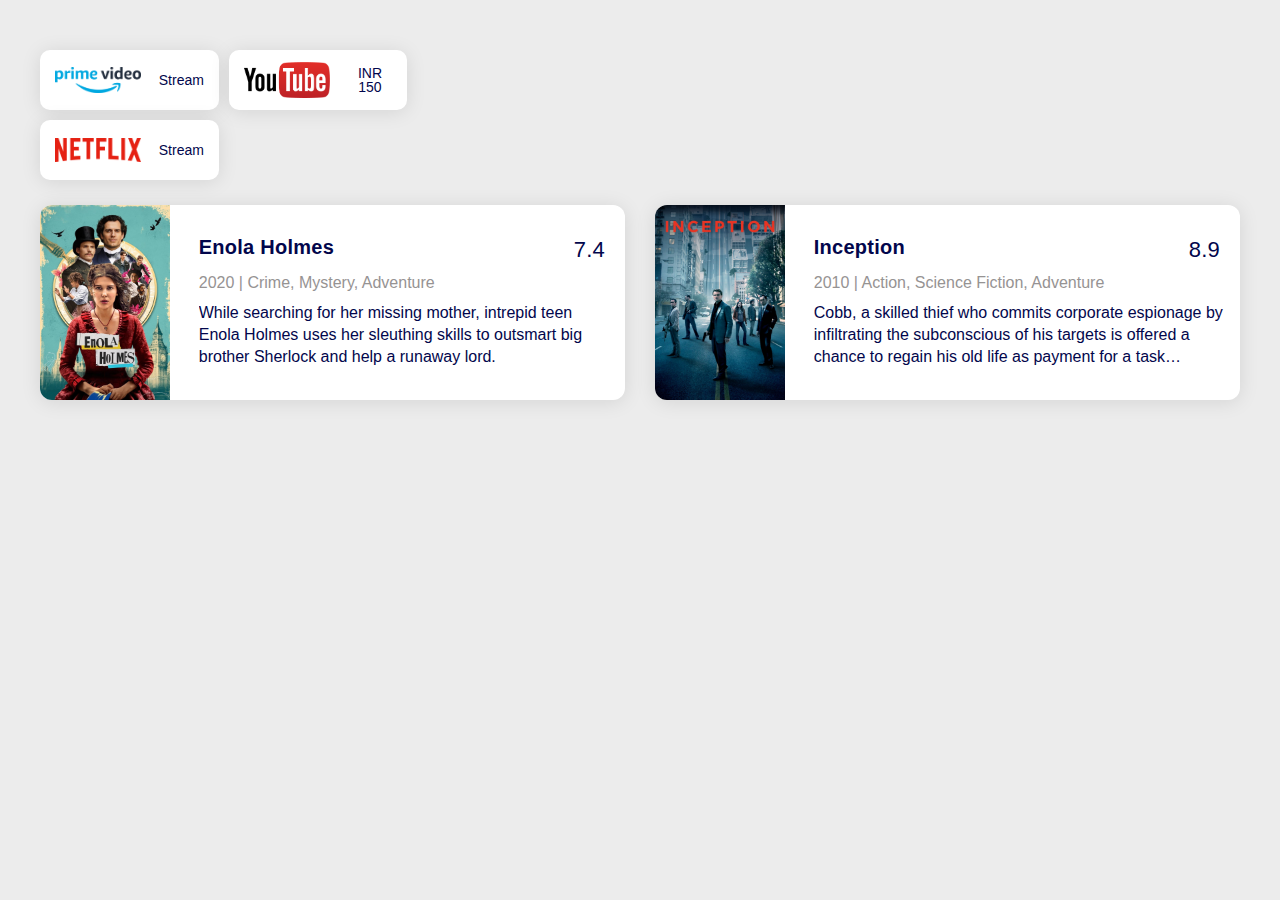
<file: Friendspire-cards/index.html>
<!DOCTYPE html>
<html lang="en">
<head>
  <meta charset="UTF-8">
  <meta name="viewport" content="width=device-width, initial-scale=1.0">
  <meta http-equiv="X-UA-Compatible" content="ie=edge">
  <title>Card 6</title>
  <style>
  * {
	  margin: 0;
	  padding: 0;
	  box-sizing: border-box;
	  font-family: sans-serif;
  }
  body {
	background-color: rgb(236, 236, 236);
	max-width: 1200px;
    margin: 50px auto;
  }
  .row {
	display: flex;
    flex-wrap: wrap;
    margin-right: -15px;
    margin-left: -15px;
  }
  [class*="col-"] {
	position: relative;
    width: 100%;
    padding-right: 15px;
    padding-left: 15px;
  }
  .col-md-4 {
	flex: 0 0 33.333333%;
    max-width: 33.333333%;
  }
  .col-lg-3 {
    flex: 0 0 25%;
    max-width: 25%;
  }
  .col-lg-6 {
    flex: 0 0 50%;
    max-width: 50%;
  }
  .col-lg-9 {
    flex: 0 0 75%;
    max-width: 75%;
  }

  .streaming-card-container {
	float: left;
    margin-bottom: 15px;
    width: 100%;
  }
  .streaming-outer {
	width: 47%;
	float: left;
	background-color: #fff;
	border-radius: 10px;
	box-shadow: 0 2px 20px 0 rgb(0 0 0 / 10%);
	text-align: center;
	height: 60px;
	margin: 0 10px 10px 0;
	transition: .3s;
  }
  .streaming-outer:hover {
    box-shadow: 0 2px 20px 0 #829fea;
 }
  .streaming-outer .streaming-icon {
    float: left;
    width: 65%;
    padding: 10px 15px;
    height: 100%;
    min-width: 100px;
  }
  .streaming-outer .streaming-icon img, .item-outer img {
    width: 100%;
    height: 100%;
    object-fit: contain;
  }
  .streaming-outer .streaming-price {
    min-width: 55px;
    float: right;
    width: 35%;
    display: flex;
    align-items: center;
    height: 100%;
    flex-direction: column;
    justify-content: center;
    padding-right: 12px;
  }
  .streaming-outer .streaming-price p {
    margin-bottom: 0;
    font-size: 14px;
    color: #02064c;
    line-height: 14px;
  }
  
  .item-outer {
    width: 100%;
    background: #fff;
    border-radius: 12px;
    box-shadow: 0 2px 20px 0 rgb(0 0 0 / 10%);
    overflow: hidden;
    margin-bottom: 30px;
    transition: .3s;
  }
  .item-outer:hover {
    box-shadow: 0 2px 9px 0 #829fea;
    transition: .3s;
  }
  .item-outer .list-img {
    position: relative;
    height: 195px;
    width: 130px;
  }
  .item-outer .info-inner {
    padding: 10px 10px 10px 5px;
    float: left;
    width: 100%;
    justify-content: center;
    align-items: center;
    height: 100%;
    display: flex;
    flex-direction: column;
  }
  .info-inner-content {
	display: flex;
	justify-content: space-between;
	color: #02064c;
	width: 100%;
  }
  .info-movie-name {
	text-overflow: ellipsis;
	font-weight: bolder;
	font-size: 20px;
    line-height: 23px;
	letter-spacing: .25px;
  }
  .info-movie-rating {
	font-size: 22px;
    vertical-align: middle;
	line-height: 1.25;
    letter-spacing: .25px;
	padding-right: 10px;
  }
  .info-year-genre {
	color: #969393;
    font-size: 16px;
    margin: 10px 0px;
  }
  .info-summary {
	overflow: hidden;
    -webkit-box-orient: vertical;
    -webkit-line-clamp: 3;
    display: -webkit-box;
	text-overflow: ellipsis;
    font-size: 16px;
	line-height: 1.4;
  }
  </style>
</head>
<body>
	<div class="row">
	<div class="col-md-4">
		<div class="streaming-card-container">
			<div class="streaming-outer">
				<a href="https://www.friendspire.com/movies/5ef71e819fe79d252752c3eb" target="_blank">
					<div class="streaming-icon">
						<img alt="logo" src="prime-video.png">
					</div>
					<div class="streaming-price">
						<p>Stream</p>
						<p></p>
					</div>
				</a>
			</div>
			<div class="streaming-outer">
				<a href="https://www.friendspire.com/movies/5ef71e819fe79d252752c3eb" target="_blank">
					<div class="streaming-icon">
						<img alt="logo" src="youtube.png">
					</div>
					<div class="streaming-price">
						<p>INR</p>
						<p>150</p>
					</div>
				</a>
			</div>
			<div class="streaming-outer">
				<a href="https://www.friendspire.com/movies/5ef71e819fe79d252752c3eb" target="_blank">
					<div class="streaming-icon">
						<img alt="logo" src="netflix.png">
					</div>
					<div class="streaming-price">
						<p>Stream</p>
						<p></p>
					</div>
				</a>
			</div>
		</div>
	</div>
	</div>
	
	<div class="row">
		<div class="col-md-12 col-lg-6">
			<div class="item-outer">
				<a href="https://www.friendspire.com/movies/5f477f9eb13d641a40f48587">
					<div class="row">
						<div class="col-md-2 col-lg-3 col-3">
							<div class="list-img">
								<img alt="image" class="img img-fluid" src="enola-holmes.jpg">
							</div>
						</div>
						<div class="col-md-10 col-lg-9 col-9">
							<div class="info-inner">
								<div class="info-inner-content">
									<div class="info-movie-name">
										Enola Holmes
									</div>
									<div class="info-movie-rating">
										7.4
									</div>
								</div>
								<div class="info-inner-content">
									<p class="info-year-genre">
										2020 | Crime, Mystery, Adventure
									</p>
								</div>
								<div class="info-inner-content">
									<p class="info-summary">
										 While searching for her missing mother, intrepid teen Enola Holmes uses her sleuthing skills to outsmart big brother Sherlock and help a runaway lord.
									</p>
								</div>
							</div>
						</div>
					</div>
				</a>
			</div>
		</div>
		<div class="col-md-12 col-lg-6">
			<div class="item-outer">
				<a href="https://www.friendspire.com/movies/5b920e15c1c0192b8d3e22db">
					<div class="row">
						<div class="col-md-2 col-lg-3 col-3">
							<div class="list-img">
								<img alt="image" class="img img-fluid" src="inception.jpg">
							</div>
						</div>
						<div class="col-md-10 col-lg-9 col-9">
							<div class="info-inner">
								<div class="info-inner-content">
									<div class="info-movie-name">
										Inception
									</div>
									<div class="info-movie-rating">
										8.9
									</div>
								</div>
								<div class="info-inner-content">
									<p class="info-year-genre">
										2010 | Action, Science Fiction, Adventure
									</p>
								</div>
								<div class="info-inner-content">
									<p class="info-summary">
										  Cobb, a skilled thief who commits corporate espionage by infiltrating the subconscious of his targets is offered a chance to regain his old life as payment for a task considered to be impossible: "inception", the implantation of another person's idea into a target's subconscious.
									</p>
								</div>
							</div>
						</div>
					</div>
				</a>
			</div>
		</div>
	</div>
</body>
</html>
</file>
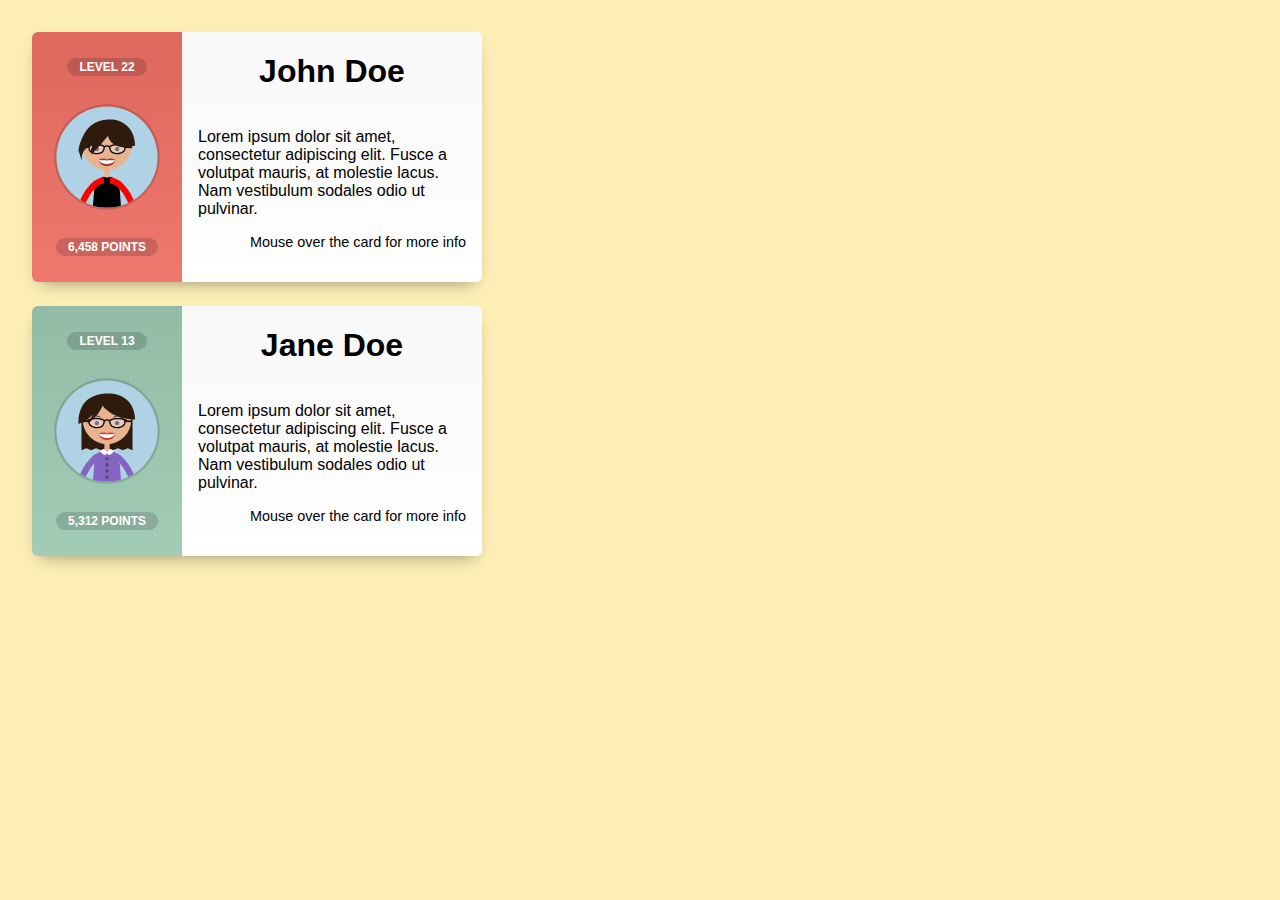
<file: card1.html>
<!DOCTYPE html>
<html lang="en">
<head>
  <meta charset="UTF-8">
  <meta name="viewport" content="width=device-width, initial-scale=1.0">
  <meta http-equiv="X-UA-Compatible" content="ie=edge">
  <title>Card 1</title>
  <style>
	html, body {
	  background: #FCEEB5;
	  font-family: Abel, Arial, Verdana, sans-serif;
	}
	.center {
	  position: absolute;
	  /*top: 50%;
	  left: 50%;
	  -webkit-transform: translate(-50%, -50%);*/
	}
	.card {
	  position: relative;
	  width: 450px;
	  height: 250px;
	  background-color: #fff;
	  background: linear-gradient(#f8f8f8, #fff);
	  box-shadow: 0 8px 16px -8px rgba(0,0,0,0.4);
	  border-radius: 6px;
	  overflow: hidden;
	  margin: 1.5rem;
	}
	.card.green .additional {
	  background: linear-gradient(#92bCa6, #A2CCB6);
	}
	.card .additional {
	  background: linear-gradient(#dE685E, #EE786E);
	  float: left;
	  position: absolute;
	  display: flex;
	  width: 150px;
	  height: 100%;
	  transition: width 0.5s;
	  z-index: 2;
	  overflow: hidden;
	}
	.card:hover .additional {
	  width: 100%;
	}
	.card .general {
	  float: right;
	  position: absolute;
	  display: flex;
	  flex-direction: column;
	  width: 300px;
	  height: 100%;
	  margin-left: 150px;
	  padding: 1em;
	  padding-top: 0;
	  box-sizing: border-box;
	  z-index: 1;
	}
	.card .general h1 {
	  text-align: center;
	}
	.card .general .more {
	  font-size: 0.9em;
	  text-align: right;
	}
	.user-card {
	  display: flex;
	  flex-direction: column;
	  justify-content: space-evenly;
	  align-items: center;
	  width: 150px;
	  height: 100%;
	  flex: 0 0 150px;
	}
	.user-card .level {
	  color: #fff;
	  text-transform: uppercase;
	  font-size: 0.75em;
	  font-weight: bold;
	  background: rgba(0,0,0,0.15);
	  padding: 0.125rem 0.75rem;
	  border-radius: 100px;
	  white-space: nowrap;
	}
	.more-info {
	  width: 300px;
	  height: 100%;
	  flex: 0 0 300px;
	  color: #fff;
	  padding: 1em;
	  padding-top: 0;
	  box-sizing: border-box;
	  display: flex;
	  flex-direction: column;
	  position: relative;
	}
	.more-info h1 {
	  text-align: center;
	}
	.more-info .coords {
	  display: flex;
	  justify-content: space-between;
	}
	.more-info .stats {
	  display: flex;
	  justify-content: space-around;
	  position: absolute;
	  bottom: 5%;
	  left: 0;
	  padding: 0 1em;
	  width: 300px;
	  box-sizing: border-box;
	}
	.title {
	  font-size: 0.75rem;
	  font-weight: bold;
	  text-transform: uppercase;
	}
	.value {
	  font-size: 1.5rem;
	  font-weight: bold;
	  line-height: 1.5rem;
	}
	.value.infinity {
	  font-size: 2.5rem;
	}
	.card:hover .general {
	  display: flex;
	}
	</style>
</head>
<body>
<div class="center">

  <div class="card">
    <div class="additional">
      <div class="user-card">
        <div class="level">
          Level 22
        </div>
        <svg width="110" height="110" viewBox="0 0 250 250" xmlns="http://www.w3.org/2000/svg" role="img" aria-labelledby="title desc" class="">
          <title id="title">Teacher</title>
          <desc id="desc">Cartoon of a Caucasian woman smiling, and wearing black glasses and a purple shirt with white collar drawn by Alvaro Montoro.</desc>
          <style>
            .skin { fill: #ffe4d3; }
            .eyes { fill: #1f1f1f; }
            .hair { fill: #ad5b22; }
            .line { fill: none; stroke: #2f1b0d; stroke-width:2px; }
          </style>
          <defs>
            <clipPath id="scene">
              <circle cx="125" cy="125" r="115"/>
            </clipPath>
            <clipPath id="lips">
              <path d="M 106,132 C 113,127 125,128 125,132 125,128 137,127 144,132 141,142  134,146  125,146  116,146 109,142 106,132 Z" />
            </clipPath>
          </defs>
          <circle cx="125" cy="125" r="120" fill="rgba(0,0,0,0.15)" />
          <g stroke="none" stroke-width="0" clip-path="url(#scene)">
            <rect x="0" y="0" width="250" height="250" fill="#b0d2e5" />
            <g id="head">
              <path fill="none" stroke="#111111" stroke-width="2" d="M 68,103 83,103.5" />
              <!-- <path class="hair" d="M 67,90 67,169 78,164 89,169 100,164 112,169 125,164 138,169 150,164 161,169 172,164 183,169 183,90 Z" /> -->
              <circle cx="125" cy="100" r="55" class="skin" />
              <ellipse cx="102" cy="107" rx="5" ry="5" class="eyes" id="eye-left" />
              <ellipse cx="148" cy="107" rx="5" ry="5" class="eyes" id="eye-right" />
              <rect x="119" y="140" width="12" height="40" class="skin" />
              <path class="line eyebrow" d="M 90,98 C 93,90 103,89 110,94" id="eyebrow-left" />
              <path class="line eyebrow" d="M 160,98 C 157,90 147,89 140,94" id="eyebrow-right"/>
              <path stroke="#111111" stroke-width="4" d="M 68,103 83,102.5" />
              <path stroke="#111111" stroke-width="4" d="M 182,103 167,102.5" />
              <path stroke="#050505" stroke-width="3" fill="none" d="M 119,102 C 123,99 127,99 131,102" />
              <path fill="#050505" d="M 92,97 C 85,97 79,98 80,101 81,104 84,104 85,102" />
              <path fill="#050505" d="M 158,97 C 165,97 171,98 170,101 169,104 166,104 165,102" />
              <path stroke="#050505" stroke-width="3" fill="rgba(240,240,255,0.4)" d="M 119,102 C 118,111 115,119 98,117 85,115 84,108 84,104 84,97 94,96 105,97 112,98 117,98 119,102 Z" />
              <path stroke="#050505" stroke-width="3" fill="rgba(240,240,255,0.4)" d="M 131,102 C 132,111 135,119 152,117 165,115 166,108 166,104 166,97 156,96 145,97 138,98 133,98 131,102 Z" />
              <path class="hair" d="M 60,109 C 75,39 118,40 136,40 139,40 187,43 189,99 135,118 115,67 135,67 135,67 118,90 90,119 86,111 91,101 92,97 85,99 65,108 68,135"></path>
              <path id="mouth" fill="#9b3f35" d="M 106,132 C 113,127 125,128 125,132 125,128 137,127 144,132 141,142  134,146  125,146  116,146 109,142 106,132 Z" /> 
              <path id="smile" fill="white" d="M125,141 C 140,141 143,132 143,132 143,132 125,133 125,133 125,133 106.5,132 106.5,132 106.5,132 110,141 125,141 Z" clip-path="url(#lips)" />
            </g>
            <g id="shirt">
              <path fill="#000" d="M 132,170 C 146,170 154,200 154,200 154,200 158,250 158,250 158,250 92,250 92,250 92,250 96,200 96,200 96,200 104,170 118,170 118,170 125,172 125,172 125,172 132,170 132,170 Z"/>
              <path id="arm-left" class="arm" stroke="red" fill="none" stroke-width="14" d="M 118,178 C 94,179 66,220 65,254" />
              <path id="arm-right" class="arm" stroke="red" fill="none" stroke-width="14" d="M 132,178 C 156,179 184,220 185,254" />
              <path stroke="#daa37f" stroke-width="1" class="skin hand" id="hand-left" d="M 51,270 C 46,263 60,243 63,246 65,247 66,248 61,255 72,243 76,238 79,240 82,243 72,254 69,257 72,254 82,241 86,244 89,247 75,261 73,263 77,258 84,251 86,253 89,256 70,287 59,278" /> 
              <path stroke="#daa37f" stroke-width="1" class="skin hand" id="hand-right" d="M 199,270 C 204,263 190,243 187,246 185,247 184,248 189,255 178,243 174,238 171,240 168,243 178,254 181,257 178,254 168,241 164,244 161,247 175,261 177,263 173,258 166,251 164,253 161,256 180,287 191,278"/> 
            </g>
          </g>
        </svg>
        <div class="level">
          6,458 Points
        </div>
      </div>
      <div class="more-info">
        <h1>John Doe</h1>
        <div class="coords">
          <span>Group Name</span>
          <span>Joined January 2019</span>
        </div>
        <div class="coords">
          <span>Position/Role</span>
          <span>City, Country</span>
        </div>
        <div class="stats">
          <div>
            <div class="title">Awards</div>
            <i class="fa fa-trophy"></i>
            <div class="value">8</div>
          </div>
          <div>
            <div class="title">Matches</div>
            <i class="fa fa-gamepad"></i>
            <div class="value">127</div>
          </div>
          <div>
            <div class="title">Pals</div>
            <i class="fa fa-group"></i>
            <div class="value">863</div>
          </div>
          <div>
            <div class="title">Coffee</div>
            <i class="fa fa-coffee"></i>
            <div class="value infinity">∞</div>
          </div>
        </div>
      </div>
    </div>
    <div class="general">
      <h1>John Doe</h1>
      <p>Lorem ipsum dolor sit amet, consectetur adipiscing elit. Fusce a volutpat mauris, at molestie lacus. Nam vestibulum sodales odio ut pulvinar.</p>
      <span class="more">Mouse over the card for more info</span>
    </div>
  </div>

  <div class="card green">
    <div class="additional">
      <div class="user-card">
        <div class="level">
          Level 13
        </div>
        <svg width="110" height="110" viewBox="0 0 250 250" xmlns="http://www.w3.org/2000/svg" role="img" aria-labelledby="title desc" class="">
          <title id="title">Teacher</title>
          <desc id="desc">Cartoon of a Caucasian woman smiling, and wearing black glasses and a purple shirt with white collar drawn by Alvaro Montoro.</desc>
          <style>
            .skin { fill: #eab38f; }
            .eyes { fill: #1f1f1f; }
            .hair { fill: #2f1b0d; }
            .line { fill: none; stroke: #2f1b0d; stroke-width:2px; }
          </style>
          <defs>
            <clipPath id="scene">
              <circle cx="125" cy="125" r="115"/>
            </clipPath>
            <clipPath id="lips">
              <path d="M 106,132 C 113,127 125,128 125,132 125,128 137,127 144,132 141,142  134,146  125,146  116,146 109,142 106,132 Z" />
            </clipPath>
          </defs>
          <circle cx="125" cy="125" r="120" fill="rgba(0,0,0,0.15)" />
          <g stroke="none" stroke-width="0" clip-path="url(#scene)">
            <rect x="0" y="0" width="250" height="250" fill="#b0d2e5" />
            <g id="head">
              <path fill="none" stroke="#111111" stroke-width="2" d="M 68,103 83,103.5" />
              <path class="hair" d="M 67,90 67,169 78,164 89,169 100,164 112,169 125,164 138,169 150,164 161,169 172,164 183,169 183,90 Z" />
              <circle cx="125" cy="100" r="55" class="skin" />
              <ellipse cx="102" cy="107" rx="5" ry="5" class="eyes" id="eye-left" />
              <ellipse cx="148" cy="107" rx="5" ry="5" class="eyes" id="eye-right" />
              <rect x="119" y="140" width="12" height="40" class="skin" />
              <path class="line eyebrow" d="M 90,98 C 93,90 103,89 110,94" id="eyebrow-left" />
              <path class="line eyebrow" d="M 160,98 C 157,90 147,89 140,94" id="eyebrow-right"/>
              <path stroke="#111111" stroke-width="4" d="M 68,103 83,102.5" />
              <path stroke="#111111" stroke-width="4" d="M 182,103 167,102.5" />
              <path stroke="#050505" stroke-width="3" fill="none" d="M 119,102 C 123,99 127,99 131,102" />
              <path fill="#050505" d="M 92,97 C 85,97 79,98 80,101 81,104 84,104 85,102" />
              <path fill="#050505" d="M 158,97 C 165,97 171,98 170,101 169,104 166,104 165,102" />
              <path stroke="#050505" stroke-width="3" fill="rgba(240,240,255,0.4)" d="M 119,102 C 118,111 115,119 98,117 85,115 84,108 84,104 84,97 94,96 105,97 112,98 117,98 119,102 Z" />
              <path stroke="#050505" stroke-width="3" fill="rgba(240,240,255,0.4)" d="M 131,102 C 132,111 135,119 152,117 165,115 166,108 166,104 166,97 156,96 145,97 138,98 133,98 131,102 Z" />
              <path class="hair" d="M 60,109 C 59,39 118,40 129,40 139,40 187,43 189,99 135,98 115,67 115,67 115,67 108,90 80,109 86,101 91,92 92,87 85,99 65,108 60,109" />
              <path id="mouth" fill="#d73e3e" d="M 106,132 C 113,127 125,128 125,132 125,128 137,127 144,132 141,142  134,146  125,146  116,146 109,142 106,132 Z" /> 
              <path id="smile" fill="white" d="M125,141 C 140,141 143,132 143,132 143,132 125,133 125,133 125,133 106.5,132 106.5,132 106.5,132 110,141 125,141 Z" clip-path="url(#lips)" />
            </g>
            <g id="shirt">
              <path fill="#8665c2" d="M 132,170 C 146,170 154,200 154,200 154,200 158,250 158,250 158,250 92,250 92,250 92,250 96,200 96,200 96,200 104,170 118,170 118,170 125,172 125,172 125,172 132,170 132,170 Z"/>
              <path id="arm-left" class="arm" stroke="#8665c2" fill="none" stroke-width="14" d="M 118,178 C 94,179 66,220 65,254" />
              <path id="arm-right" class="arm" stroke="#8665c2" fill="none" stroke-width="14" d="M 132,178 C 156,179 184,220 185,254" />
              <path fill="white" d="M 117,166 C 117,166 125,172 125,172 125,182 115,182 109,170 Z" />
              <path fill="white" d="M 133,166 C 133,166 125,172 125,172 125,182 135,182 141,170 Z" />
              <circle cx="125" cy="188" r="4" fill="#5a487b" />
              <circle cx="125" cy="202" r="4" fill="#5a487b" />
              <circle cx="125" cy="216" r="4" fill="#5a487b" />
              <circle cx="125" cy="230" r="4" fill="#5a487b" />
              <circle cx="125" cy="244" r="4" fill="#5a487b" />
              <path stroke="#daa37f" stroke-width="1" class="skin hand" id="hand-left" d="M 51,270 C 46,263 60,243 63,246 65,247 66,248 61,255 72,243 76,238 79,240 82,243 72,254 69,257 72,254 82,241 86,244 89,247 75,261 73,263 77,258 84,251 86,253 89,256 70,287 59,278" /> 
              <path stroke="#daa37f" stroke-width="1" class="skin hand" id="hand-right" d="M 199,270 C 204,263 190,243 187,246 185,247 184,248 189,255 178,243 174,238 171,240 168,243 178,254 181,257 178,254 168,241 164,244 161,247 175,261 177,263 173,258 166,251 164,253 161,256 180,287 191,278"/> 
            </g>
          </g>
        </svg>
        <div class="level">
          5,312 Points
        </div>
	  </div>
      <div class="more-info">
        <h1>Jane Doe</h1>
        <div class="coords">
          <span>Group Name</span>
          <span>Joined January 2019</span>
        </div>
        <div class="coords">
          <span>Position/Role</span>
          <span>City, Country</span>
        </div>
        <div class="stats">
          <div>
            <div class="title">Awards</div>
            <i class="fa fa-trophy"></i>
            <div class="value">2</div>
          </div>
          <div>
            <div class="title">Matches</div>
            <i class="fa fa-gamepad"></i>
            <div class="value">27</div>
          </div>
          <div>
            <div class="title">Pals</div>
            <i class="fa fa-group"></i>
            <div class="value">123</div>
          </div>
          <div>
            <div class="title">Coffee</div>
            <i class="fa fa-coffee"></i>
            <div class="value infinity">∞</div>
          </div>
        </div>
      </div>
    </div>
    <div class="general">
      <h1>Jane Doe</h1>
      <p>Lorem ipsum dolor sit amet, consectetur adipiscing elit. Fusce a volutpat mauris, at molestie lacus. Nam vestibulum sodales odio ut pulvinar.</p>
      <span class="more">Mouse over the card for more info</span>
    </div>
  </div>

</div>
</body>
</html>
</file>
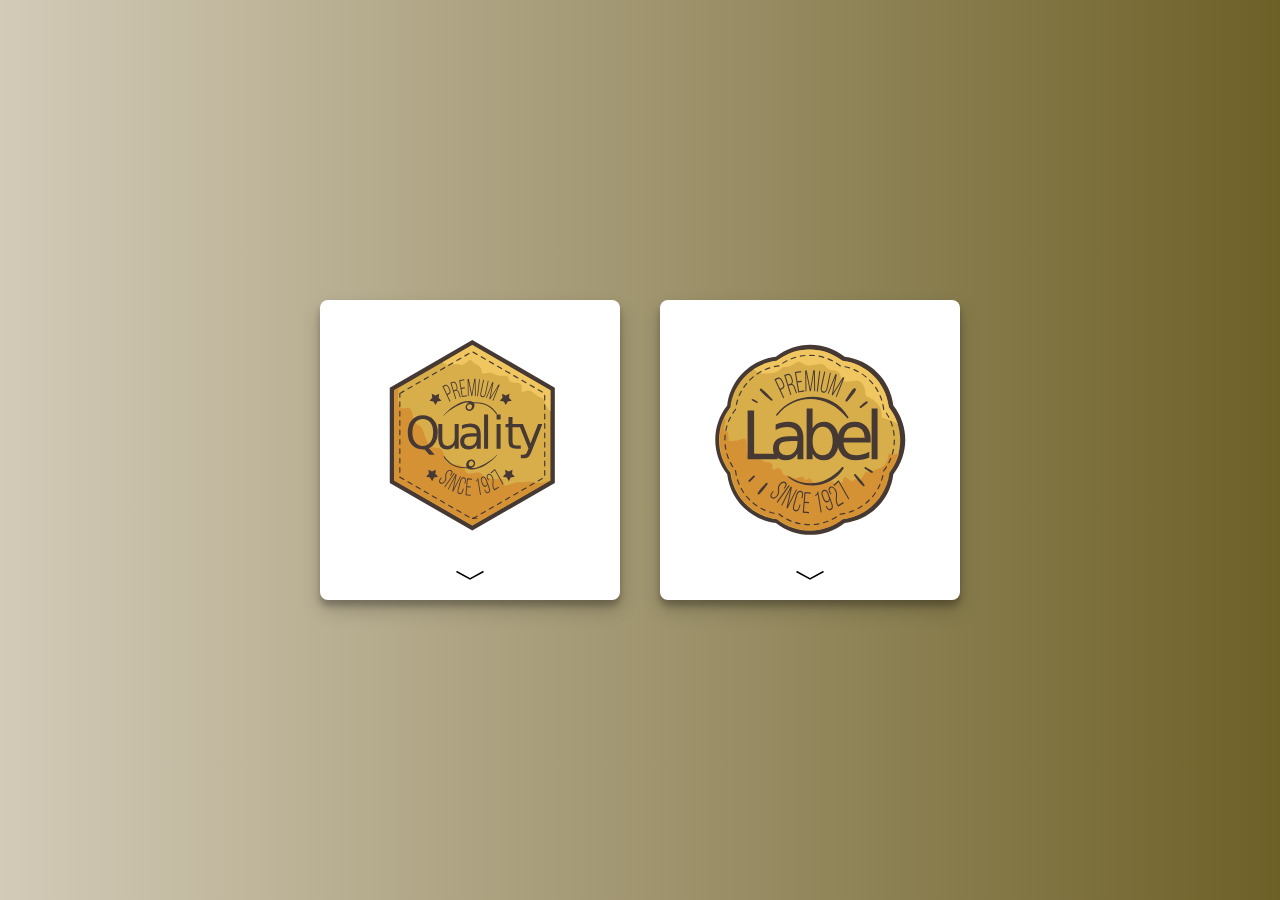
<file: card3.html>
<!DOCTYPE html>
<html lang="en">
<head>
  <meta charset="UTF-8">
  <meta name="viewport" content="width=device-width, initial-scale=1.0">
  <meta http-equiv="X-UA-Compatible" content="ie=edge">
  <title>Card 3</title>
  <style>
  body {
  align-items: center;
  display: flex;
  height: 100vh;
  justify-content: center;
  font-family: sans-serif;
  margin: 0;
  background: #6D6027;
  background: -webkit-linear-gradient(left, #D3CBB8, #6D6027);
  background: -o-linear-gradient(left, #D3CBB8, #6D6027);
  background: linear-gradient(to right, #D3CBB8, #6D6027);
}
.card {
  background: white;
  border-radius: 8px;
  box-shadow: 0 10px 20px rgba(0,0,0,0.19), 0 6px 6px rgba(0,0,0,0.23);
  cursor: pointer;
  height: 300px;
  margin: 20px;
  padding: 0 20px;
  position: relative;
  -webkit-tap-highlight-color: rgba(0,0,0,0.025);
  text-align: center;
  transition: height 1000ms;
  width: 260px;
}
.card.expanded {
  height: 400px;
}
.text1 {
  clip-path: polygon(0% 100%, 0 -90%, 50% -5%, 100% -90%, 100% 100%);
  transition: clip-path 2000ms;
}
.card.expanded .text1 {
  clip-path: polygon(0% 100%, 0 -100%, 50% -15%, 100% -100%, 100% 100%);
}
.text2 {
  clip-path: polygon(0% 100%,0% -80%,15% -70%,17.23% -53.59%,23% -40%,27.23% -28.94%,35% -20%,41.09% -13.59%,50% -10%,58.91% -13.23%,65% -20%,72.77% -28.23%,77% -40%,82.77% -54.65%,85% -70%,100% -80%,100% 100%);
  transition: clip-path 2000ms;
}
.card.expanded .text2 {
  clip-path: polygon(0% 100%,0% -90%,15% -80%,17.23% -63.59%,23% -50%,27.23% -38.94%,35% -30%,41.09% -23.59%,50% -20%,58.91% -23.23%,65% -30%,72.77% -38.23%,77% -50%,82.77% -64.65%,85% -80%,100% -90%,100% 100%);
}
.text-content {
  transform: translateY(-150px);
  transition: transform 2000ms;
}
.card.expanded .text-content {
  transform: translateY(-15px);
}
.chevron {
  position: absolute;
  bottom: 20px;
  left: calc(50% - 15px);
  transform: rotate(180deg);
  transition: transform 1000ms;
}
.card.expanded .chevron {
  transform: rotate(00deg);
}
.label {
  margin-top: 30px;
  transform: translateY(10px);
  transition: transform 1000ms;
}
.card.expanded .label {
  transform: translateY(0px);
}
  </style>
</head>
<body>
  <div class="card" onclick="this.classList.toggle('expanded')">
	<svg class="label" xmlns="http://www.w3.org/2000/svg" viewBox="0 0 100 100" height="200" width="200"><path d="M9.875 23.825L51.14 0l41.267 23.825v47.65L51.14 95.3 9.876 71.475v-47.65" fill="#463833"/><path d="M12.067 25.09L51.14 2.533l39.075 22.56v45.117L51.14 92.767l-39.073-22.56V25.092" fill="#d8ae4b"/><path d="M90.215 70.21v-.385c-.567.33-1.165.608-1.8.817-1.417.572-2.888.834-4.412.786-1.164-.188-2.327-.383-3.488-.586-1.703-.132-3.397.283-5.104.27-.484 0-.98-.047-1.464-.042-2.222.026-4.086 1.743-6.32 1.62-1.067-.06-.878-.708-1.037-1.635-.14-.81-.15-1.728-1.11-1.846-.604.1-1.207.202-1.81.31-1.058.138-1.972.117-2.99-.155-.522-.14-1.064-.365-1.607-.406-.303.008-.603.028-.903.06-.995-.202-1.576-1.353-2.277-1.99-1.42-1.288-2.833-.705-4.542-.416-1.03.175-2.25.664-3.07-.228-1.108-1.208-.726-2.866-2.477-3.556-.848-.335-1.897-.503-2.8-.576-1.415-.116-3.192-.087-4.35-1.065-.512-.435-.793-1.005-.845-1.71-.42-1.423-.965-2.793-1.637-4.114-1.408-2.105-3.755-.843-5.66-2.055-1.545-.982-2.275-3.353-2.903-4.93-.632-1.583-1.026-3.666-2.212-4.97-.425-.502-.948-.845-1.57-1.03-1.044-.593-1.635-1.945-2.046-3.025-.532-1.39-.56-4.61-2.203-5.24-1.324-.51-3.134.655-4.426-.258-1.46-1.033-1.137-5.008-1.116-6.35.018-1.182.098-2.464.28-3.713l-2.247 1.297v45.12L51.14 92.767l39.075-22.56" fill="#d49235"/><path d="M36.298 11.102c.048.043.098.08.146.128 1.453 1.418 2.48 1.178 4.457.987.837-.087 1.676-.116 2.516-.088.772 0 1.013.12 1.592.255 1.095.253 2.128-.235 3.012-.905.532-.555 1.13-1.03 1.79-1.42.783-.234.825.122 1.248.62.716.843 1.063 1.126 2.108 1.51 1.414.517 2.293 1.32 2.573 2.792.08.437.063 1.373.433 1.702.49.118.984.112 1.48-.02 1.025-.133 2.115-.452 3.152-.204 1.014.24 1.84.933 2.852 1.19 1.192.3 2.315.26 3.533.278.543-.03 1.065.058 1.568.258.654.428.58 1.5.94 2.11.526.887 1.453 1 2.44 1.03 1.33.042 2.688-.303 3.425 1.18.536 1.078.044 2.27.272 3.384 1.27.39 2.694-.897 4.037-.516 1.58.45 2.835 2.128 4.247 2.904.65.357 1.312.397 1.958.88.687.517.84.874 1.132 1.665.524 1.416 1.23 3 2.294 4.102.23.237.468.46.71.677v-10.51L51.142 2.53 36.3 11.102" fill="#efc65f"/><path d="M14.92 26.738L51.14 5.825l36.222 20.913v41.825l-36.22 20.912L14.92 68.563z" fill="none" stroke="#463833" stroke-width=".588" stroke-linecap="round" stroke-linejoin="round" stroke-miterlimit="10" stroke-dasharray="2.35002902, 2.35002902"/><g fill="#463833"><g><path d="M26.392 39.442q-2.39 0-3.803 1.813-1.402 1.813-1.402 4.94 0 3.118 1.4 4.93 1.414 1.813 3.804 1.813 2.39 0 3.78-1.812 1.403-1.813 1.403-4.93 0-3.128-1.402-4.94-1.39-1.814-3.78-1.814zm3.075 14.69l2.89 3.217h-2.65l-2.402-2.643-.554.033q-.184.01-.358.01-3.423 0-5.476-2.32-2.043-2.332-2.043-6.234 0-3.913 2.043-6.234 2.053-2.333 5.476-2.333 3.412 0 5.454 2.332 2.043 2.32 2.043 6.234 0 2.874-1.142 4.92-1.13 2.043-3.28 3.016zM34.156 49.545V42.05h2v7.418q0 1.757.673 2.64.673.875 2.02.875 1.62 0 2.553-1.05.946-1.05.946-2.863v-7.02h1.998v12.38h-2v-1.9q-.727 1.127-1.694 1.68-.956.54-2.228.54-2.097 0-3.183-1.325-1.087-1.327-1.087-3.88zM51.375 48.207q-2.423 0-3.358.564-.934.565-.934 1.924 0 1.084.695 1.725.707.63 1.913.63 1.663 0 2.663-1.195 1.01-1.205 1.01-3.194v-.453zm3.987-.84v7.064h-2v-1.88q-.683 1.13-1.705 1.67-1.02.53-2.5.53-1.868 0-2.976-1.06-1.096-1.072-1.096-2.863 0-2.09 1.37-3.15 1.38-1.06 4.106-1.06h2.803v-.2q0-1.404-.913-2.167-.9-.773-2.542-.773-1.043 0-2.032.254-.99.255-1.9.764v-1.88q1.096-.43 2.128-.64 1.032-.222 2.01-.222 2.64 0 3.944 1.393 1.304 1.393 1.304 4.222zM57.037 37.232h2v17.2h-2zM63.29 42.05h2v12.38h-2zm0-4.818h2v2.575h-2zM71.253 38.536v3.515h4.118v1.58h-4.117v6.722q0 1.514.402 1.945.413.43 1.663.43h2.053v1.704H73.32q-2.314 0-3.195-.873-.88-.884-.88-3.205v-6.72h-1.466v-1.58h1.466v-3.516z"/><path d="M80.837 55.58q-.848 2.21-1.652 2.885-.804.674-2.15.674h-1.598v-1.703h1.173q.826 0 1.282-.398.457-.4 1.01-1.88l.36-.928-4.923-12.18h2.118l3.803 9.682 3.804-9.683h2.12z"/></g><path d="M36.213 23.067l3.632 7.746.386-.18-1.493-3.188.73-.343c.933-.437 1.076-1.246.5-2.475l-.394-.84c-.53-1.13-1.235-1.717-2.142-1.29zm2.306 3.913l-1.703-3.63.832-.39c.654-.307 1.127.133 1.52.974l.427.908c.44.94.333 1.476-.347 1.795z" /><path d="M40.19 21.32l2.528 8.173.408-.127-1.13-3.654.646-.2c.71-.22 1.255-.056 1.59 1.03l.398 1.284c.138.444.255.728.437.94l.425-.132c-.216-.227-.35-.595-.454-.934l-.394-1.272c-.274-.888-.715-1.404-1.41-1.393.553-.376.666-1.013.37-1.97l-.22-.713c-.358-1.156-.952-1.727-1.9-1.433zm1.653 3.9l-1.094-3.537.877-.27c.673-.21 1.093.237 1.364 1.112l.24.77c.34 1.098-.004 1.5-.73 1.723z" /><path d="M45.638 23.93l-.56-3.4 2.105-.347-.084-.507-2.528.417 1.393 8.44 2.526-.415-.082-.507-2.106.35-.58-3.523 1.748-.288-.084-.508z" /><path d="M52.362 20.38l.123 7.6.408-.006-.138-8.554-.613.01-1.23 7.586-1.488-7.542-.612.01.14 8.554.38-.006-.124-7.576 1.496 7.542.427-.007z" /><path d="M54.533 19.624l-.986 8.5.424.048.987-8.498z" /><path d="M57.022 19.967l-.417-.09-1.37 6.318c-.26 1.195-.07 2.2.9 2.41.97.21 1.552-.627 1.81-1.822l1.37-6.318-.39-.085-1.374 6.343c-.194.896-.598 1.533-1.296 1.382-.698-.152-.802-.9-.607-1.795z" /><path d="M64.108 23.163l-2.81 7.064.38.15 3.162-7.95-.57-.225-4.055 6.53 1.53-7.535-.57-.227-3.162 7.95.353.14 2.802-7.04-1.52 7.537.395.158z" /><path d="M40.85 65.204c-.71-.64-1.587-.323-2.46.618-1.62 1.747.074 3.37-1.322 4.876-.624.672-1.27.972-1.794.486s-.272-1.152.352-1.824l.324-.35-.3-.277-.3.322c-.838.905-1.154 1.846-.427 2.52.728.676 1.643.29 2.482-.614 1.605-1.728-.09-3.352 1.323-4.875.615-.662 1.263-.978 1.78-.5.516.48.24 1.16-.374 1.822l-.15.16.3.28.124-.135c.84-.905 1.163-1.84.442-2.508z" /><path d="M42.085 66.332l-4.937 6.987.348.245 4.938-6.987z" /><path d="M42.788 67.964l-1.67 7.714.423.216 3.9-7.615-.346-.18-3.293 6.43 1.56-7.317-.496-.254-3.9 7.614.347.178z" /><path d="M47.02 68.676c-.956-.27-1.6.515-1.934 1.704l-1.182 4.213c-.334 1.188-.192 2.193.764 2.46.956.27 1.6-.515 1.934-1.703l.264-.942-.393-.11-.274.977c-.25.882-.693 1.47-1.38 1.276-.69-.192-.763-.924-.515-1.807l1.202-4.283c.248-.883.695-1.48 1.383-1.288.687.193.758.937.51 1.82l-.2.717.392.11.192-.683c.333-1.19.19-2.193-.765-2.46z" /><path d="M48.58 73.126l.3-3.434 2.126.186.044-.512-2.55-.222-.744 8.523 2.55.223.045-.512-2.124-.185.31-3.556 1.765.154.046-.51z" /><path d="M55.055 77.55l.42-.07-1.386-8.454-.33.054c-.063.654-.274 1.197-.896 1.36l.08.483c.42-.12.717-.44.88-.875z" /><path d="M56.237 68.352c-.934.337-1.033 1.347-.606 2.53l.354.978c.41 1.138 1.06 1.84 1.914 1.53.54-.194.8-.573.775-1.24l.714 1.977c.344.955.306 1.696-.375 1.942-.672.24-1.17-.293-1.486-1.167l-.045-.127-.383.14.037.102c.423 1.173 1.128 1.867 2.06 1.53.953-.343 1.034-1.347.603-2.543l-1.478-4.092c-.428-1.184-1.14-1.902-2.083-1.56zm.178.494c.672-.243 1.175.303 1.49 1.177l.353.977c.316.874.277 1.616-.395 1.858-.672.243-1.174-.304-1.49-1.177l-.352-.976c-.315-.874-.277-1.616.395-1.858z" /><path d="M58.905 67.104c-.86.516-.703 1.55-.067 2.607l.283.472.35-.21-.3-.503c-.473-.786-.63-1.55-.017-1.917.637-.382 1.21.086 1.72.934 1.21 2.01-.492 3.79 1.064 6.377l.214.356 2.355-1.415-.265-.44-1.988 1.196-.05-.083c-1.274-2.172.297-4.115-.975-6.23-.643-1.07-1.455-1.664-2.322-1.143z" /><path d="M66.402 72.346l.324-.292-4.044-7.202-.344-.38-2.093 1.89.353.39 1.77-1.598z" /></g><path d="M34.343 28.863l1.375 1.493-1.99.396-.996 1.768-.992-1.77-1.99-.4 1.38-1.49-.235-2.016 1.843.85 1.844-.846-.24 2.015M69.483 28.863l1.374 1.493-1.99.396-.997 1.768-.99-1.77-1.99-.4 1.378-1.49-.235-2.016 1.844.85 1.844-.846-.237 2.015M32.663 66.905l1.374 1.493-1.99.395-.995 1.77-.992-1.772-1.99-.4 1.378-1.49-.234-2.015 1.843.85 1.845-.846-.24 2.015M71.01 66.905l1.374 1.493-1.99.395-.995 1.77-.993-1.772-1.99-.4 1.378-1.49-.234-2.015 1.844.85 1.845-.846-.24 2.015M50.792 33.97c-.09.203-.212.398-.39.528-.16.12-.357.192-.558.216-.41.048-.847-.105-1.107-.434-.155-.196-.235-.44-.25-.686-.06-.993.82-1.562 1.717-1.414.316.052.578.32.71.6.075.16.094.3.076.474-.02.185-.06.366-.125.54-.022.057-.046.117-.073.176zm12.72 2.82c-2.712-4.382-7.133-5.778-11.874-5.622-.274-.257-.637-.45-1.122-.528-4.943-.795-10.65 3.494-13.685 6.996-.086.102.056.25.15.15 3.09-3.298 8.752-6.107 10.868-6.51.482-.1 1.192-.05 1.91.04-2.446.418-2.804 4.022-.04 4.15 1.922.09 3.05-2.364 2.29-3.82.11.01.212.02.284.018 1.522-.03 2.95.087 4.382.497 2.695.772 4.77 2.692 6.39 4.89.194.26.626.028.447-.26M49.564 61.28c.09-.202.213-.396.39-.528.162-.12.36-.192.558-.215.412-.05.848.105 1.108.434.155.197.235.44.25.687.06.992-.82 1.562-1.717 1.414-.317-.052-.578-.32-.71-.598-.075-.16-.094-.302-.076-.477.02-.183.06-.364.125-.537.022-.06.046-.12.073-.178zm-12.718-2.818c2.71 4.38 7.132 5.778 11.873 5.62.273.257.636.45 1.12.53 4.945.793 10.65-3.496 13.686-6.998.088-.1-.056-.248-.15-.148-3.09 3.296-8.75 6.105-10.867 6.507-.483.1-1.192.05-1.91-.04 2.446-.416 2.802-4.02.038-4.15-1.92-.088-3.048 2.365-2.29 3.822-.108-.01-.212-.02-.284-.02-1.522.033-2.95-.086-4.382-.496-2.694-.772-4.77-2.692-6.39-4.888-.194-.262-.624-.03-.446.26M51.14 89.475c.784.204 1.78-.056 2.577-.175.15-.022.15-.28 0-.304-.796-.12-1.793-.378-2.576-.174-.323.084-.323.57 0 .653" fill="#463833"/></svg>
	<div class="text1">
      <div class="text-content">
        <h1 class="title">OUR GOODS</h1>
        <div class="body-text">are delivered with the same high quality as decades ago</div>
      </div>
    </div>
    <svg class="chevron" xmlns="http://www.w3.org/2000/svg" viewBox="0 0 100 35" width="30"><path d="M5 30L50 5l45 25" fill="none" stroke="#000" stroke-width="5"/></svg>
  </div>
  <div class="card" onclick="this.classList.toggle('expanded')">
    <svg class="label" xmlns="http://www.w3.org/2000/svg" viewBox="0 0 100 100" height="200" width="200"><path d="M91.673 67.13c7.954-10.064 7.954-24.343 0-34.407-1.492-12.742-11.59-22.838-24.33-24.33-10.065-7.955-24.344-7.955-34.41 0-12.74 1.492-22.836 11.588-24.33 24.33C.65 42.787.65 57.066 8.604 67.13c1.494 12.742 11.59 22.837 24.33 24.33 10.066 7.956 24.345 7.956 34.41 0 12.74-1.493 22.838-11.588 24.33-24.33" fill="#463833"/><path d="M89.43 66.408c7.586-9.6 7.586-23.22 0-32.82-1.425-12.155-11.056-21.785-23.21-23.21-9.6-7.587-23.22-7.587-32.82 0-12.155 1.425-21.785 11.055-23.21 23.21-7.587 9.6-7.586 23.22 0 32.82 1.425 12.155 11.055 21.785 23.21 23.21 9.6 7.587 23.22 7.587 32.82 0 12.154-1.425 21.785-11.055 23.21-23.21" fill="#d8ae4b"/><path d="M93.703 56.87c-1.133.458-2.263.53-3.39.22-.263-.175-.55-.27-.856-.287-.374 2.82-1.052 5.355-3.642 6.95-.89.546-1.71.614-2.647.93-.796.27-1.393.922-2.204 1.2-.963.333-1.97-.154-2.913.167-.95.325-.984 1.367-1.51 2.11-.397.565-1.19 1.703-1.823 2.01-.81.39-.726-.236-1.373-.5-1.41-.576-2.026 1.64-3.26.565-.35-.438-.78-.784-1.283-1.04-.384-.265-.747-.558-1.088-.88-.617-.013-.842.53-1.045 1.025-.263.64-.08 1.727-.888 1.97-.337.1-.948-.068-1.315-.053-.25-.04-.496-.02-.738.062-.33.156-.64.345-.93.568-.696.014-.775-.648-1.29-.985-.82-.536-.86.055-1.665.304-.538.168-.636.007-1.054-.182-.588-.267-.695-.646-1.553-.396-.94.275-1.214 1.328-2.234 1.25-.23-.17-.485-.27-.768-.3-.517.05-1.033.036-1.547-.044-.493-.122-1.278-.49-1.626-.895-.487-.564-.22-1.445-1.3-1.413-.75.022-1.077 1.067-1.915.687-.608-.276-.997-1.262-1.71-1.51-.762-.265-1.558.548-2.377.584-.615.027-1.746.18-2.32-.075-.22-.2-.437-.402-.652-.607-.56-.32-1.16-.52-1.803-.6-.94-.135-1.828.095-2.477-.757-.573-.752-.637-1.903-1.333-2.567-1.243-1.184-2.642.646-3.85.56-.226-1.128.313-2.42-.752-3.245-.78-.607-1.678-.547-2.59-.695-1.45-.234-1.985-.764-2.69-2.043-.8-1.458-1.205-2.165-2.944-2.182-.93-.01-2.778.42-3.59-.337-.643-.6-.29-2.304-.372-3.085-.09-.892.005-2.88-.544-3.673-.594-.855-1.433-.377-2.22-.11-1.49.508-3.452 1.01-5.028 1.028-1.267.015-1.27-.36-1.333-1.613-.063-1.224.065-2.788-1.05-3.48-.41-.014-.792-.115-1.153-.304-.235-.398-.254-.82-.055-1.267.172-1.045 1.426-4.348.278-5.114-4.105 8.89-3.036 19.574 3.24 27.515 1.423 12.154 11.054 21.785 23.208 23.21 9.6 7.586 23.22 7.586 32.82 0 12.155-1.425 21.786-11.056 23.21-23.21 2.32-2.934 3.92-6.246 4.822-9.702-.292.08-.582.168-.877.236" fill="#d49235"/><path d="M93.925 42.19c-.94-3.057-2.425-5.982-4.496-8.603-1.425-12.154-11.056-21.784-23.21-23.21-9.6-7.586-23.22-7.586-32.82 0-4.248.5-8.173 2.017-11.56 4.275.652.42 1.23 1 2.024 1.443 1.27.71 2.704.703 4.12.65 1.23-.047 2.72-.107 3.927-.33.975-.178 1.85-.767 2.656-1.32.58-.376 1.108-.81 1.587-1.306.67-.452.915-.344 1.727-.33 1.825.028 3.187-1.062 4.73-1.884.968-.516 1.686-.913 2.704-.47 1.028.447 1.81 1.24 2.95 1.556 1.893.524 3.743-.52 5.646-.564.922-.022 2.1-.176 2.932.303 1.09.628 1.422 1.84 2.674 2.372 1.155.492 2.38.468 3.594.695 1.737.324 2.03 1.883 2.517 3.44.318 1.02.29 1.452 1.39 1.696 1.95.432 4.034-.194 5.982-.29 2.865-.14 4.48 3.114 4.626 5.585.068 1.155.075 2.105 1.283 2.6.95.39 1.797.698 2.634 1.35 2.376 1.856 4.25 4.16 4.295 7.308.01.863-.35 1.445.57 1.84.5.092.993.213 1.48.365 1.396.398 2.742.88 4.03 1.564.674.357 1.35.794 2.005 1.266" fill="#efc65f"/><path d="M86.843 65.337c7.093-8.974 7.093-21.705 0-30.68-1.33-11.36-10.333-20.362-21.694-21.693-8.974-7.092-21.705-7.092-30.68 0-11.36 1.33-20.362 10.334-21.694 21.694-7.092 8.974-7.092 21.705 0 30.68C14.106 76.698 23.11 85.7 34.47 87.03c8.975 7.094 21.706 7.094 30.68 0C76.51 85.7 85.51 76.7 86.842 65.338z" fill="none" stroke="#463833" stroke-width=".59" stroke-linecap="round" stroke-linejoin="round" stroke-miterlimit="10" stroke-dasharray="2.35964276, 2.35964276"/><g fill="#463833"><path d="M32.216 19.61l4.44 9.473.474-.22-1.827-3.9.893-.418c1.14-.534 1.316-1.524.612-3.026l-.483-1.03c-.647-1.38-1.51-2.098-2.62-1.578zm2.82 4.786l-2.08-4.44 1.016-.475c.802-.375 1.38.163 1.862 1.19l.52 1.11c.54 1.15.408 1.807-.424 2.197z" /><path d="M37.08 17.474l3.092 9.995.5-.155-1.384-4.47.79-.244c.87-.267 1.536-.067 1.947 1.26l.486 1.57c.17.544.312.89.534 1.15l.52-.16c-.263-.28-.426-.73-.555-1.143l-.482-1.556c-.336-1.084-.875-1.715-1.726-1.702.677-.46.816-1.24.454-2.41l-.27-.87c-.437-1.414-1.163-2.112-2.323-1.753zm2.023 4.772l-1.34-4.326 1.075-.332c.823-.255 1.336.29 1.668 1.36l.29.943c.416 1.344-.002 1.833-.89 2.108z" /><path d="M43.717 20.673l-.69-4.158 2.576-.426-.103-.62-3.09.51 1.71 10.323 3.09-.512-.103-.618-2.574.426-.713-4.305 2.138-.355-.103-.62z" /><path d="M51.943 16.326l.15 9.295.5-.007-.17-10.46-.75.012-1.505 9.276-1.817-9.222-.748.012.17 10.46.464-.007-.15-9.265 1.83 9.223.52-.007z" /><path d="M54.59 15.398L53.39 25.792l.52.06 1.195-10.394z" /><path d="M57.634 15.816l-.51-.11-1.67 7.728c-.316 1.46-.082 2.69 1.104 2.945 1.187.256 1.896-.768 2.212-2.23l1.67-7.727-.477-.103-1.677 7.757c-.236 1.096-.73 1.876-1.584 1.69-.854-.183-.98-1.098-.744-2.193z" /><path d="M66.302 19.718l-3.43 8.64.464.184 3.86-9.723-.696-.278-4.953 7.988 1.864-9.214-.695-.277-3.86 9.723.43.172 3.42-8.613-1.852 9.218.485.193z" /><path d="M37.887 71.138c-.866-.784-1.94-.394-3.008.757-1.983 2.136.09 4.12-1.618 5.962-.763.82-1.553 1.19-2.193.595-.64-.594-.334-1.41.43-2.23l.395-.43-.365-.338-.366.394c-1.027 1.107-1.414 2.257-.524 3.083.89.827 2.008.355 3.035-.75 1.962-2.115-.11-4.1 1.617-5.963.753-.81 1.545-1.197 2.177-.61.63.586.294 1.415-.458 2.226l-.183.197.365.34.152-.164c1.027-1.107 1.422-2.25.54-3.068z" /><path d="M39.397 72.517L33.36 81.06l.426.303 6.037-8.545z" /><path d="M40.27 74.522l-2.032 9.435.515.263 4.762-9.315-.424-.217-4.02 7.865 1.9-8.95-.607-.31L35.6 82.61l.425.216z" /><path d="M45.446 75.39c-1.17-.328-1.956.632-2.363 2.085l-1.44 5.153c-.408 1.454-.234 2.682.936 3.01 1.168.327 1.955-.633 2.36-2.087l.323-1.15-.48-.135-.335 1.195c-.302 1.08-.844 1.797-1.685 1.562-.842-.236-.933-1.13-.63-2.21l1.465-5.24c.302-1.08.848-1.81 1.69-1.575.84.235.928 1.144.626 2.224l-.245.88.48.133.233-.834c.407-1.455.232-2.683-.937-3.01z" /><path d="M47.377 80.83l.36-4.198 2.6.222.053-.625-3.12-.268-.892 10.424 3.12.267.053-.625-2.6-.223.373-4.348 2.16.185.053-.626z" /><path d="M55.324 86.225l.515-.085-1.722-10.335-.403.067c-.074.8-.33 1.464-1.09 1.667l.097.588c.516-.146.876-.54 1.075-1.073z" /><path d="M56.757 74.97c-1.14.415-1.258 1.65-.73 3.097l.434 1.194c.508 1.39 1.303 2.246 2.348 1.866.66-.24.974-.705.943-1.52l.88 2.414c.426 1.166.382 2.073-.45 2.376-.82.3-1.432-.353-1.82-1.42l-.058-.155-.47.172.047.126c.52 1.433 1.385 2.28 2.526 1.863 1.162-.422 1.258-1.65.725-3.11l-1.82-5c-.527-1.446-1.402-2.32-2.553-1.9zm.22.603c.82-.3 1.438.367 1.827 1.434l.435 1.194c.388 1.068.344 1.975-.477 2.274-.82.3-1.438-.367-1.827-1.434l-.435-1.194c-.388-1.067-.344-1.974.477-2.273z" /><path d="M60.026 73.425c-1.048.635-.853 1.898-.07 3.188l.35.576.426-.26-.373-.614c-.582-.958-.775-1.89-.028-2.343.776-.47 1.48.1 2.107 1.134 1.488 2.454-.585 4.637 1.33 7.794l.263.435 2.87-1.74-.324-.538-2.426 1.47-.062-.1c-1.568-2.65.344-5.035-1.222-7.616-.79-1.302-1.787-2.027-2.844-1.385z" font-size="17.887"/><path d="M69.234 79.787l.394-.36-4.983-8.784-.423-.464-2.55 2.323.434.474 2.155-1.964z" font-size="17.078"/><g style="-inkscape-font-specification:'Lobster1 0.29999999999999999'" font-size="42.53" font-family="Lobster" letter-spacing="-5.636"><path d="M18.807 35.262h3.243v21.61h11.673v2.776H18.807z"/><path d="M40.797 50.452q-3.58 0-4.96.833-1.382.833-1.382 2.842 0 1.6 1.028 2.548 1.044.93 2.826.93 2.455 0 3.932-1.763 1.494-1.78 1.494-4.72v-.67zm5.893-1.24v10.436h-2.954V56.87q-1.012 1.667-2.52 2.468-1.51.784-3.694.784-2.762 0-4.4-1.568-1.62-1.585-1.62-4.23 0-3.088 2.022-4.656 2.04-1.568 6.07-1.568h4.142v-.294q0-2.075-1.35-3.202-1.332-1.143-3.756-1.143-1.542 0-3.003.377-1.46.375-2.81 1.127v-2.777q1.622-.637 3.148-.947 1.525-.327 2.97-.327 3.9 0 5.828 2.058 1.927 2.06 1.927 6.24zM61.343 50.517q0-3.315-1.35-5.194-1.33-1.895-3.676-1.895-2.344 0-3.693 1.895-1.332 1.88-1.332 5.194 0 3.316 1.332 5.21 1.35 1.88 3.693 1.88 2.345 0 3.677-1.88 1.35-1.894 1.35-5.21zm-10.05-6.386q.93-1.633 2.343-2.417 1.43-.8 3.404-.8 3.275 0 5.314 2.646 2.056 2.645 2.056 6.957 0 4.312-2.056 6.958-2.04 2.647-5.314 2.647-1.975 0-3.404-.784-1.413-.8-2.344-2.434v2.744h-2.97V34.232h2.97z"/><path d="M80.33 49.75v1.47H66.75q.192 3.103 1.83 4.736 1.654 1.617 4.592 1.617 1.702 0 3.29-.424 1.607-.426 3.18-1.275v2.842q-1.59.686-3.26 1.045-1.67.36-3.387.36-4.303 0-6.823-2.55-2.505-2.547-2.505-6.89 0-4.493 2.376-7.123 2.393-2.647 6.44-2.647 3.628 0 5.732 2.385 2.12 2.368 2.12 6.452zm-2.953-.882q-.033-2.467-1.365-3.937-1.317-1.47-3.5-1.47-2.473 0-3.966 1.422-1.477 1.42-1.702 4.002zM80.822 34.232h2.955v25.416h-2.955z"/></g></g><path d="M71.753 24.328c-.813.672-1.348 1.612-1.923 2.484-.69 1.047-1.445 2.077-2.056 3.174-.308.552.438 1.16.887.684.86-.913 1.608-1.94 2.395-2.913.706-.874 1.442-1.7 1.866-2.75.29-.718-.693-1.07-1.167-.68M78.084 30.7c-1.158.658-2.138 1.654-3.152 2.514-.425.36.144 1.103.598.773 1.074-.78 2.276-1.496 3.19-2.465.406-.432-.11-1.12-.636-.822M31.178 29.67c-1.68-1.9-3.445-3.718-5.46-5.265-.535-.41-1.08.434-.684.887 1.64 1.874 3.553 3.48 5.52 5.003.44.343 1.01-.187.624-.625M23.798 30.92c-.75-.627-1.578-.995-2.462-1.394-.417-.188-.76.364-.363.622.812.526 1.574 1.032 2.504 1.32.303.095.577-.334.32-.55M28.035 71.562c-1.406 1.56-3.18 3.102-4.18 4.965-.27.503.333.89.742.573 1.633-1.27 2.84-3.244 4.12-4.856.38-.476-.257-1.154-.682-.682M21.684 67.837c-.846.8-1.792 1.558-2.48 2.5-.26.353.25.854.603.603.95-.676 1.72-1.614 2.53-2.45.417-.427-.22-1.062-.653-.653M77.262 72.51c-1.23-1.942-2.956-3.615-4.463-5.343-.4-.455-1.022.2-.655.655 1.413 1.752 2.74 3.716 4.408 5.237.368.334.994-.1.71-.55M81.305 65.667c-.985-.85-2.25-1.408-3.38-2.044-.523-.294-.968.478-.467.798 1.097.7 2.18 1.55 3.397 2.02.43.165.79-.478.45-.773M69.188 38.535c-7.88-13.525-27.072-12.993-36.097-1.23-.233.304.292.708.534.41 9.698-11.982 25.874-10.205 34.886 1.343.31.394.918-.11.678-.523M65.97 63.683c-7.19 8.403-17.13 10.6-26.718 4.505-.223-.142-.495.2-.285.37 8.4 6.875 22.062 5.315 27.81-4.253.295-.492-.423-1.072-.808-.622" fill="#463833"/></svg>
    <div class="text2">
      <div class="text-content">
        <h1 class="title">OUR LABEL</h1>
        <div class="body-text">has stayed the same reliable brand for nearly a century</div>
      </div>
    </div>
    <svg class="chevron" xmlns="http://www.w3.org/2000/svg" viewBox="0 0 100 35" width="30"><path d="M5 30L50 5l45 25" fill="none" stroke="#000" stroke-width="5"/></svg>
  </div>

</body>
</html>
</file>
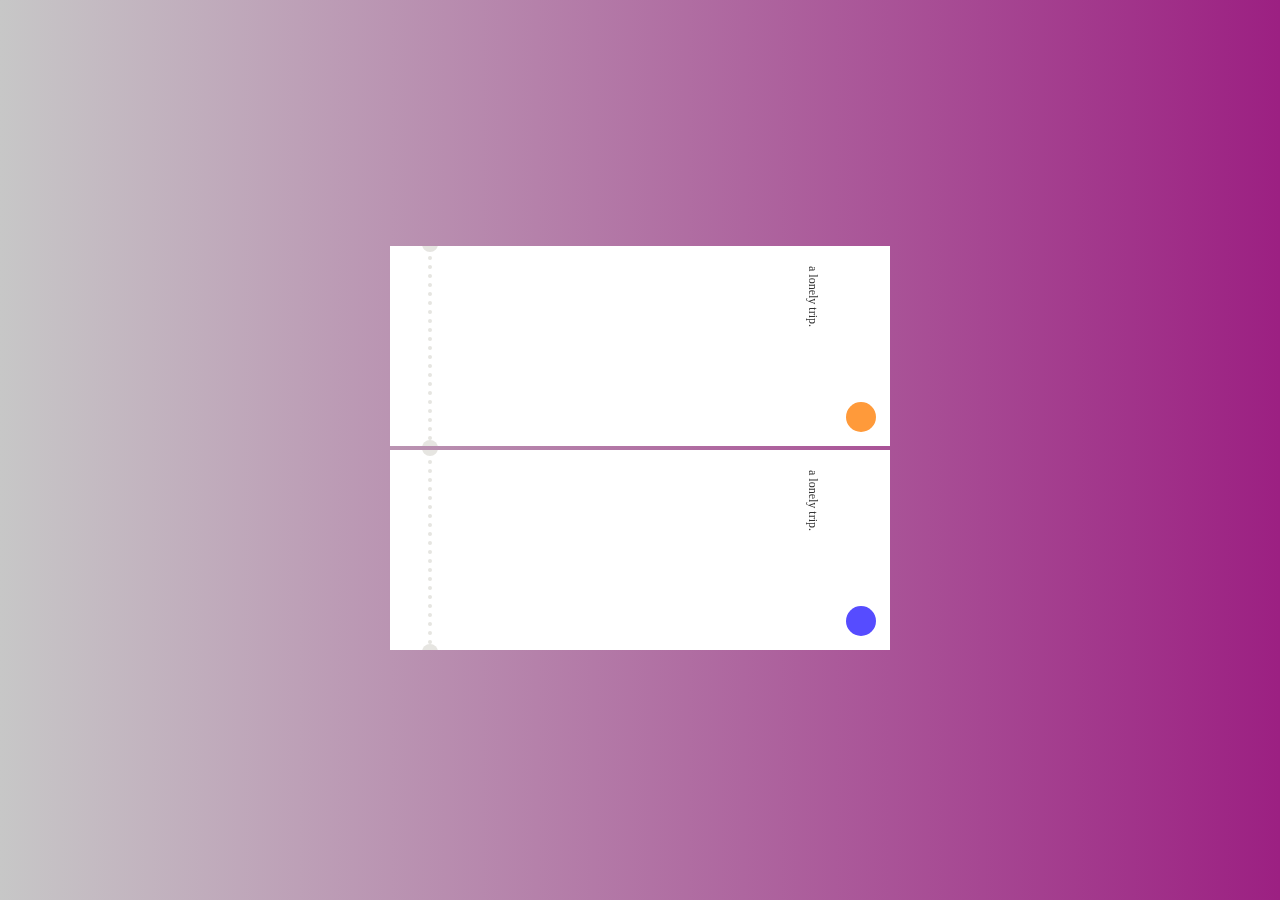
<file: card4.html>
<!DOCTYPE html>
<html lang="en">
<head>
  <meta charset="UTF-8">
  <meta name="viewport" content="width=device-width, initial-scale=1.0">
  <meta http-equiv="X-UA-Compatible" content="ie=edge">
  <title>Card 4</title>
  <style>
  * {
	  margin: 0;
	  padding: 0;
	  box-sizing: border-box;
  }
h2{
  pointer-events:none;
}
body {
  background-color: #9c2082;
  background: linear-gradient(to right, #c7c7c7, #9c2082);
  /*width: 100vw;*/
  height: 100vh;
}
.container {
  width: 100%;
  height: 100%;
  display: flex;
  justify-content: center;
  align-items: center;
  flex-direction: column;
}
.card {
    position: relative;
    width: 500px;
    height: 200px;
    background-color: #fff;
    overflow: hidden;
    margin-bottom: 4px;
}
.card:before {
  content: "";
  z-index: 99;
  position: absolute;
  top: -10px;
  left: 32px;
  display: block;
  width: 16px;
  height: 16px;
  border-radius: 16px;
  background-color: #E6E5E1;
}
.card:after {
  content: "";
  z-index: 99;
  position: absolute;
  bottom: -10px;
  left: 32px;
  display: block;
  width: 16px;
  height: 16px;
  border-radius: 16px;
  background-color: #E6E5E1;
}
.card .pic {
  z-index: 100;
  width: 400px;
  height: 200px;
  background-image: url("https://images.unsplash.com/photo-1525543907410-b2562b6796d6?ixlib=rb-0.3.5&s=9ff8e5e718a6a40cbd0e1471235912f4&auto=format&fit=crop&w=3452&q=80");
  background-size: 100% 100%;
  filter: grayscale(100%);
}
.card:hover .pic {
  filter: grayscale(0);
}
.card.card2 .pic {
  background-image: url("https://images.unsplash.com/photo-1528785198459-ec50485704c7?ixlib=rb-0.3.5&s=3a2fc3039516555bbb2e9cd2967bd321&auto=format&fit=crop&w=1537&q=80");
}
.container .card h2 {
    z-index: 99;
    font-family: "Poppins", sans-serif;
    position: absolute;
    bottom: 0;
    right: 130px;
    font-size: 60px;
    font-weight: 700;
    color: #fff;
}
.card p {
  z-index: 99;
  position: absolute;
  top: 20px;
  right: 70px;
  font-size: 12px;
  color: #333;
  writing-mode: vertical-lr;
}
.card:hover p {
  color: #fff;
}
.container .card button {
    position: absolute;
    right: 14px;
    bottom: 14px;
    width: 30px;
    height: 30px;
    background-color: #DA4D1D;
    border: none;
    border-radius: 30px;
    outline: none;
    transition: all 0.3s ease;
    mix-blend-mode: hard-light;
}
.card.card2 button {
    background-color: #2b26c3;
}
.card:hover button {
	transform: scale(16.5);
}
.card ul {
	z-index: 99;
	position: absolute;
	left: 38px;
	top: 5px;
	list-style: none;
}
.card ul li {
	background-color: #E6E5E1;
	width: 4px;
	height: 4px;
	border-radius: 4px;
	margin: 5px 0;
}
.social {
	z-index: 99;
	position: absolute;
	left: 50px;
	top: 10px;
	font-family: monospace;
}
.social svg {
    opacity: 0;
    font-size: 8px;
    stroke: white;
    fill: white;
    stroke-width: 0;
    width: 20px;
    height: 20px;
	transition: all 0.2s ease;
}
.social svg:nth-of-type(1) {
	transition-delay: 0.4s;
}
.social svg:nth-of-type(2) {
	transition-delay: 0.3s;
}
.social svg:nth-of-type(3) {
	transition-delay: 0.2s;
}
.social svg:nth-of-type(4) {
	transition-delay: 0.1s;
}
.card:hover svg {
	opacity: 1;
	transform: scale(1);
}
.fa-arrow-right {
	z-index: 99;
	position: absolute;
	right: 75px;
    bottom: 25px;
    font-size: 40px;
	font-family: monospace;
	opacity: 1;
}
i {
  opacity: 0;
  font-size: 18px;
  color: #fff;
  will-change: transform;
  -webkit-transform: scale(0.1);
  transform: scale(0.1);
  -webkit-transition: all 0.2s ease;
  transition: all 0.2s ease;
}
.card:hover i {
	opacity: 1;
	transform: scale(1);
}
  </style>
</head>
<body>
  <div class="container">
	  <div class="card">
		<h2>North</h2>
		<i class="fas fa-arrow-right">-></i>
		<p>a lonely trip.</p>
		<div class="pic"></div>
		<ul>
		  <li></li><li></li><li></li><li></li><li></li><li></li><li></li><li></li>
		  <li></li><li></li><li></li><li></li><li></li><li></li><li></li><li></li>
		  <li></li><li></li><li></li><li></li><li></li><li></li><li></li>
		</ul>
		<div class="social">
		  <svg class="icon"><use xlink:href="#icon-facebook"></use></svg>
		  <svg class="icon"><use xlink:href="#icon-twitter"></use></svg>
		  <svg class="icon"><use xlink:href="#icon-instagram"></use></svg>
		  <svg class="icon"><use xlink:href="#icon-github"></use></svg>
		</div>
		<button>
		</button>
	  </div>
	  <div class="card card2">
		<h2>Vauxhall</h2>
		<i class="fas fa-arrow-right">-></i>
		<p>a lonely trip.</p>
		<div class="pic"></div>
		<ul>
		  <li></li><li></li><li></li><li></li><li></li><li></li><li></li><li></li>
		  <li></li><li></li><li></li><li></li><li></li><li></li><li></li><li></li>
		  <li></li><li></li><li></li><li></li><li></li><li></li><li></li>
		</ul>
		<div class="social">
		  <svg class="icon"><use xlink:href="#icon-facebook"></use></svg>
		  <svg class="icon"><use xlink:href="#icon-twitter"></use></svg>
		  <svg class="icon"><use xlink:href="#icon-instagram"></use></svg>
		  <svg class="icon"><use xlink:href="#icon-github"></use></svg>
		</div>
		<button>
		</button>
	  </div>
	</div>
<svg style="display:none;">
  <defs>
    <symbol id="icon-github" viewBox="0 0 32 32">
      <title>github</title>
      <path d="M16.192 0.512c-8.832 0-16 7.168-16 16 0 7.072 4.576 13.056 10.944 15.168 0.8 0.16 1.088-0.352 1.088-0.768 0-0.384 0-1.632-0.032-2.976-4.448 0.96-5.376-1.888-5.376-1.888-0.736-1.856-1.792-2.336-1.792-2.336-1.44-0.992 0.096-0.96 0.096-0.96 1.6 0.128 2.464 1.664 2.464 1.664 1.44 2.432 3.744 1.728 4.672 1.344 0.128-1.024 0.544-1.728 1.024-2.144-3.552-0.448-7.296-1.824-7.296-7.936 0-1.76 0.64-3.168 1.664-4.288-0.16-0.416-0.704-2.016 0.16-4.224 0 0 1.344-0.416 4.416 1.632 1.28-0.352 2.656-0.544 4-0.544s2.72 0.192 4 0.544c3.040-2.080 4.384-1.632 4.384-1.632 0.864 2.208 0.32 3.84 0.16 4.224 1.024 1.12 1.632 2.56 1.632 4.288 0 6.144-3.744 7.488-7.296 7.904 0.576 0.512 1.088 1.472 1.088 2.976 0 2.144-0.032 3.872-0.032 4.384 0 0.416 0.288 0.928 1.088 0.768 6.368-2.112 10.944-8.128 10.944-15.168 0-8.896-7.168-16.032-16-16.032z"></path>
      <path d="M6.24 23.488c-0.032 0.064-0.16 0.096-0.288 0.064-0.128-0.064-0.192-0.16-0.128-0.256 0.032-0.096 0.16-0.096 0.288-0.064 0.128 0.064 0.192 0.16 0.128 0.256v0z"></path>
      <path d="M6.912 24.192c-0.064 0.064-0.224 0.032-0.32-0.064s-0.128-0.256-0.032-0.32c0.064-0.064 0.224-0.032 0.32 0.064s0.096 0.256 0.032 0.32v0z"></path>
      <path d="M7.52 25.12c-0.096 0.064-0.256 0-0.352-0.128s-0.096-0.32 0-0.384c0.096-0.064 0.256 0 0.352 0.128 0.128 0.128 0.128 0.32 0 0.384v0z"></path>
      <path d="M8.384 26.016c-0.096 0.096-0.288 0.064-0.416-0.064s-0.192-0.32-0.096-0.416c0.096-0.096 0.288-0.064 0.416 0.064 0.16 0.128 0.192 0.32 0.096 0.416v0z"></path>
      <path d="M9.6 26.528c-0.032 0.128-0.224 0.192-0.384 0.128-0.192-0.064-0.288-0.192-0.256-0.32s0.224-0.192 0.416-0.128c0.128 0.032 0.256 0.192 0.224 0.32v0z"></path>
      <path d="M10.912 26.624c0 0.128-0.16 0.256-0.352 0.256s-0.352-0.096-0.352-0.224c0-0.128 0.16-0.256 0.352-0.256 0.192-0.032 0.352 0.096 0.352 0.224v0z"></path>
      <path d="M12.128 26.4c0.032 0.128-0.096 0.256-0.288 0.288s-0.352-0.032-0.384-0.16c-0.032-0.128 0.096-0.256 0.288-0.288s0.352 0.032 0.384 0.16v0z"></path>
    </symbol>

    <symbol id="icon-facebook" viewBox="0 0 32 32">
      <title>facebook</title>
      <path d="M19 6h5v-6h-5c-3.86 0-7 3.14-7 7v3h-4v6h4v16h6v-16h5l1-6h-6v-3c0-0.542 0.458-1 1-1z"></path>
    </symbol>

    <symbol id="icon-instagram" viewBox="0 0 32 32">
      <title>instagram</title>
      <path d="M16 2.881c4.275 0 4.781 0.019 6.462 0.094 1.563 0.069 2.406 0.331 2.969 0.55 0.744 0.288 1.281 0.638 1.837 1.194 0.563 0.563 0.906 1.094 1.2 1.838 0.219 0.563 0.481 1.412 0.55 2.969 0.075 1.688 0.094 2.194 0.094 6.463s-0.019 4.781-0.094 6.463c-0.069 1.563-0.331 2.406-0.55 2.969-0.288 0.744-0.637 1.281-1.194 1.837-0.563 0.563-1.094 0.906-1.837 1.2-0.563 0.219-1.413 0.481-2.969 0.55-1.688 0.075-2.194 0.094-6.463 0.094s-4.781-0.019-6.463-0.094c-1.563-0.069-2.406-0.331-2.969-0.55-0.744-0.288-1.281-0.637-1.838-1.194-0.563-0.563-0.906-1.094-1.2-1.837-0.219-0.563-0.481-1.413-0.55-2.969-0.075-1.688-0.094-2.194-0.094-6.463s0.019-4.781 0.094-6.463c0.069-1.563 0.331-2.406 0.55-2.969 0.288-0.744 0.638-1.281 1.194-1.838 0.563-0.563 1.094-0.906 1.838-1.2 0.563-0.219 1.412-0.481 2.969-0.55 1.681-0.075 2.188-0.094 6.463-0.094zM16 0c-4.344 0-4.887 0.019-6.594 0.094-1.7 0.075-2.869 0.35-3.881 0.744-1.056 0.412-1.95 0.956-2.837 1.85-0.894 0.888-1.438 1.781-1.85 2.831-0.394 1.019-0.669 2.181-0.744 3.881-0.075 1.713-0.094 2.256-0.094 6.6s0.019 4.887 0.094 6.594c0.075 1.7 0.35 2.869 0.744 3.881 0.413 1.056 0.956 1.95 1.85 2.837 0.887 0.887 1.781 1.438 2.831 1.844 1.019 0.394 2.181 0.669 3.881 0.744 1.706 0.075 2.25 0.094 6.594 0.094s4.888-0.019 6.594-0.094c1.7-0.075 2.869-0.35 3.881-0.744 1.050-0.406 1.944-0.956 2.831-1.844s1.438-1.781 1.844-2.831c0.394-1.019 0.669-2.181 0.744-3.881 0.075-1.706 0.094-2.25 0.094-6.594s-0.019-4.887-0.094-6.594c-0.075-1.7-0.35-2.869-0.744-3.881-0.394-1.063-0.938-1.956-1.831-2.844-0.887-0.887-1.781-1.438-2.831-1.844-1.019-0.394-2.181-0.669-3.881-0.744-1.712-0.081-2.256-0.1-6.6-0.1v0z"></path>
      <path d="M16 7.781c-4.537 0-8.219 3.681-8.219 8.219s3.681 8.219 8.219 8.219 8.219-3.681 8.219-8.219c0-4.537-3.681-8.219-8.219-8.219zM16 21.331c-2.944 0-5.331-2.387-5.331-5.331s2.387-5.331 5.331-5.331c2.944 0 5.331 2.387 5.331 5.331s-2.387 5.331-5.331 5.331z"></path>
      <path d="M26.462 7.456c0 1.060-0.859 1.919-1.919 1.919s-1.919-0.859-1.919-1.919c0-1.060 0.859-1.919 1.919-1.919s1.919 0.859 1.919 1.919z"></path>
    </symbol>

    <symbol id="icon-twitter" viewBox="0 0 32 32">
      <title>twitter</title>
      <path d="M32 7.075c-1.175 0.525-2.444 0.875-3.769 1.031 1.356-0.813 2.394-2.1 2.887-3.631-1.269 0.75-2.675 1.3-4.169 1.594-1.2-1.275-2.906-2.069-4.794-2.069-3.625 0-6.563 2.938-6.563 6.563 0 0.512 0.056 1.012 0.169 1.494-5.456-0.275-10.294-2.888-13.531-6.862-0.563 0.969-0.887 2.1-0.887 3.3 0 2.275 1.156 4.287 2.919 5.463-1.075-0.031-2.087-0.331-2.975-0.819 0 0.025 0 0.056 0 0.081 0 3.181 2.263 5.838 5.269 6.437-0.55 0.15-1.131 0.231-1.731 0.231-0.425 0-0.831-0.044-1.237-0.119 0.838 2.606 3.263 4.506 6.131 4.563-2.25 1.762-5.075 2.813-8.156 2.813-0.531 0-1.050-0.031-1.569-0.094 2.913 1.869 6.362 2.95 10.069 2.95 12.075 0 18.681-10.006 18.681-18.681 0-0.287-0.006-0.569-0.019-0.85 1.281-0.919 2.394-2.075 3.275-3.394z"></path>
    </symbol>
  </defs>
</svg>
</body>
</html>
</file>
